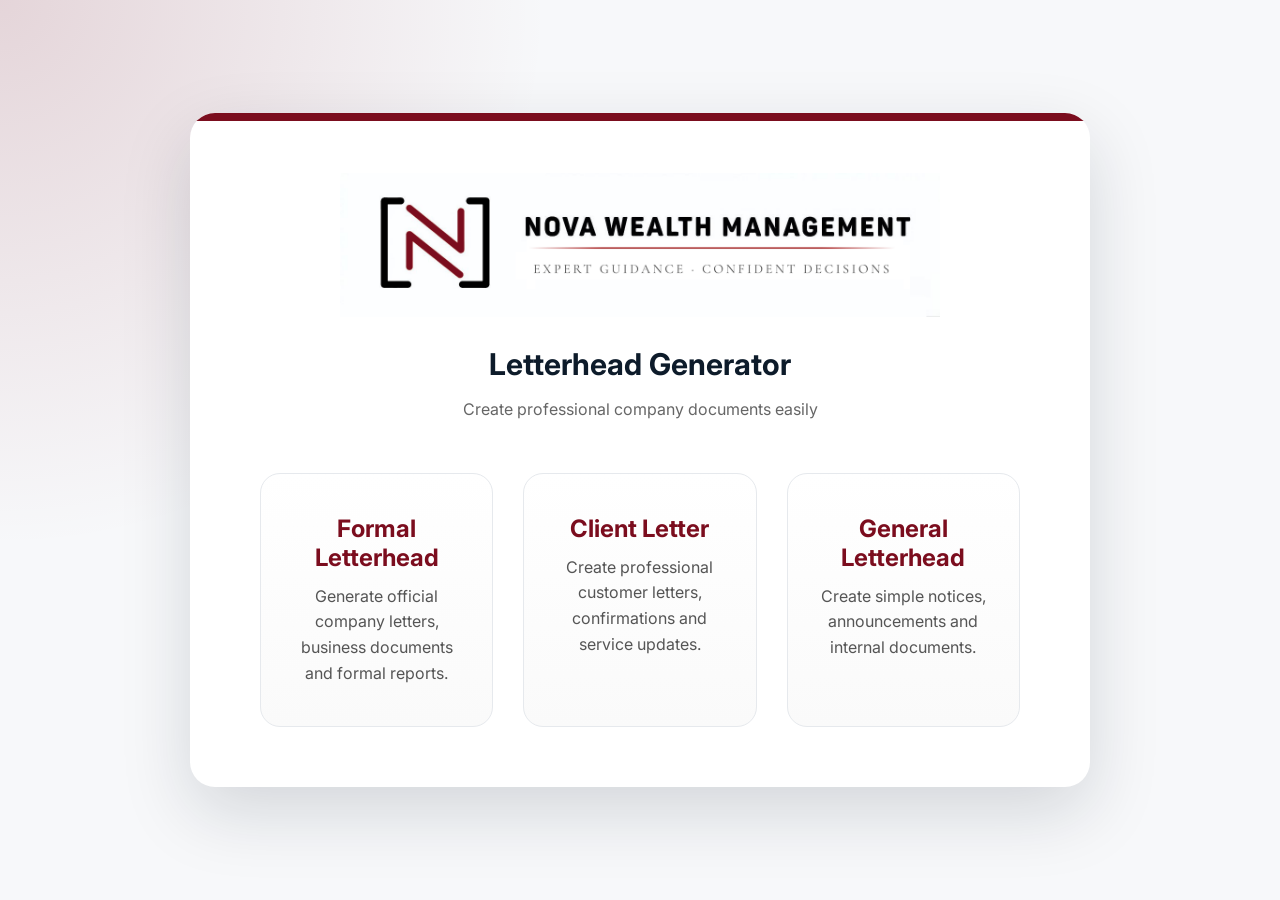
<file: index.html>
<!DOCTYPE html>

<html lang="en">

<head>

<meta charset="UTF-8">

<meta name="viewport" content="width=device-width, initial-scale=1.0">


<title>Letterhead Generator</title>


<link rel="stylesheet" href="css/style.css">


</head>


<body>


<section class="home">


    <div class="card">


        <img src="image/logo.png" class="logo">


        <h1>
            Letterhead Generator
        </h1>


        <p class="subtitle">
            Create professional company documents easily
        </p>



        <div class="options">


            <div class="option" onclick="chooseTemplate('formal')">


                <h2>
                    Formal Letterhead
                </h2>


                <p>
                    Generate official company letters,
                    business documents and formal reports.
                </p>


            </div>
			
			

				<!-- NEW -->
			<div class="option" onclick="chooseTemplate('client')">

				<h2>
					Client Letter
				</h2>

				<p>
					Create professional customer letters,
					confirmations and service updates.
				</p>

			</div>
	
            <div class="option" onclick="chooseTemplate('informal')">


                <h2>
                    General Letterhead
                </h2>


                <p>
                    Create simple notices,
                    announcements and internal documents.
                </p>


            </div>


        </div>


    </div>


</section>



<script src="js/script.js"></script>


</body>


</html>
</file>
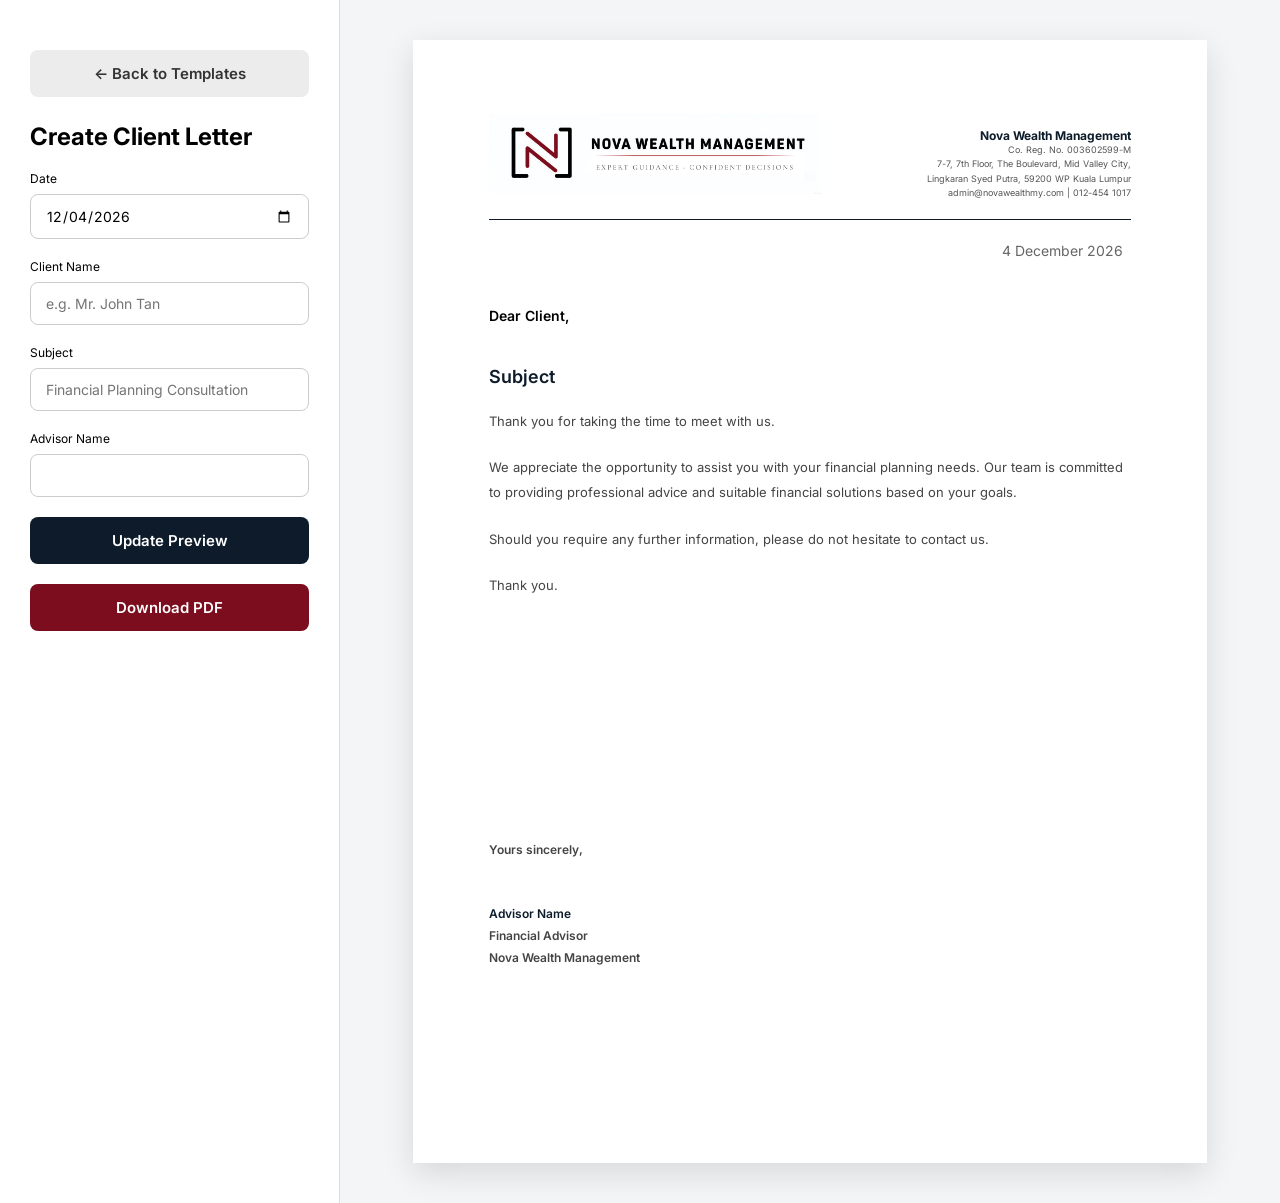
<file: client.html>
<!DOCTYPE html>

<html lang="en">

<head>

<meta charset="UTF-8">

<meta name="viewport" content="width=device-width, initial-scale=1.0">

<title>Client Letter Editor</title>

<link rel="stylesheet" href="css/client.css">

</head>

<body>

<section class="editor">

    <!-- LEFT CONTROL PANEL -->

    <div class="input-area">

        <button
        class="back-btn"
        onclick="backHome()">

        ← Back to Templates

        </button>

        <h2>Create Client Letter</h2>

        <label>
        Date
        </label>

        <input
        type="date"
        id="letterDate">

        <label>
        Client Name
        </label>

        <input
        type="text"
        id="clientName"
        placeholder="e.g. Mr. John Tan">

        <label>
        Subject
        </label>

        <input
        type="text"
        id="subject"
        placeholder="Financial Planning Consultation">

        <label>
        Advisor Name
        </label>

        <input
        type="text"
        id="prepared">

        <button onclick="generateClientLetter()">

        Update Preview

        </button>

        <button onclick="downloadPDF()">

        Download PDF

        </button>

    </div>

    <!-- RIGHT PREVIEW -->

    <div class="preview">

        <div class="paper">

            <!-- COMPANY HEADER -->

            <div class="letter-header">

                <img
                src="image/logo.png"
                class="letter-logo">

                <div class="company">
				
					<h3>Nova Wealth Management</h3>

                    <p>

                    Co. Reg. No. 003602599-M<br>
					7-7, 7th Floor, The Boulevard, Mid Valley City,<br>
					Lingkaran Syed Putra, 59200 WP Kuala Lumpur<br>
					admin@novawealthmy.com   |   012-454 1017<br>

                    </p>

                </div>

            </div>

            <hr>

            <div id="previewDate">
                17 July 2026
            </div>

            <br>

            <div id="previewClient">
                Dear Client,
            </div>

            <br>

            <h2
            id="previewTitle"
            contenteditable="true">

            Subject

            </h2>

            <div
            id="previewContent"
            contenteditable="true">

            <p>Thank you for taking the time to meet with us.</p>

            <p>We appreciate the opportunity to assist you with your financial planning needs. Our team is committed to providing professional advice and suitable financial solutions based on your goals.</p>

            <p>Should you require any further information, please do not hesitate to contact us.</p>

            <p>Thank you.</p>

            </div>

            <br><br>

            <div class="sign">

                Yours sincerely,

                <br><br><br>

                <span id="previewPrepared">

                Advisor Name

                </span>

                <br>

                Financial Advisor

                <br>

                Nova Wealth Management

            </div>

        </div>

    </div>

</section>

<script src="js/html2pdf.bundle.min.js"></script>

<script src="js/script.js"></script>

</body>

</html>
</file>
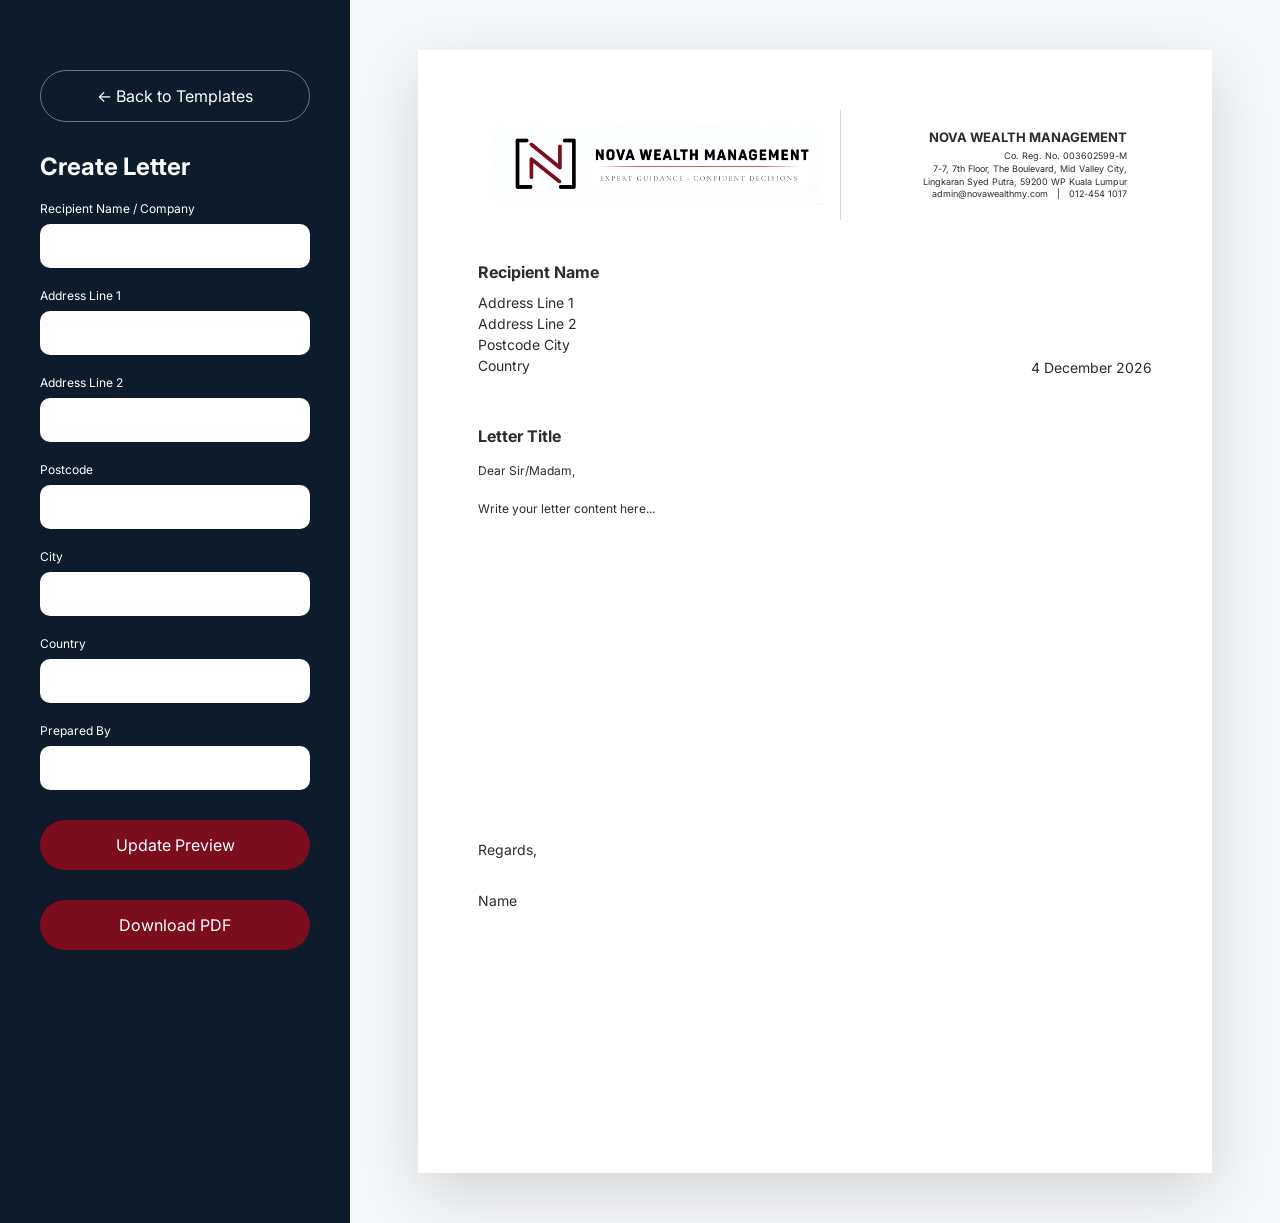
<file: editor.html>
<!DOCTYPE html>

<html lang="en">


<head>

<meta charset="UTF-8">

<meta name="viewport" content="width=device-width, initial-scale=1.0">

<title>Letter Editor</title>

<link rel="stylesheet" href="css/style.css">

</head>



<body>


<section class="editor">


<!-- LEFT CONTROL PANEL -->

<div class="input-area">


<button 
class="back-btn"
onclick="backHome()">

← Back to Templates

</button>



<h2>Create Letter</h2>

<label>
Recipient Name / Company
</label>

<input
type="text"
id="recipient">



<label>
Address Line 1
</label>

<input
type="text"
id="address1">



<label>
Address Line 2
</label>

<input
type="text"
id="address2">



<label>
Postcode
</label>

<input
type="text"
id="postcode">



<label>
City
</label>

<input
type="text"
id="city">



<label>
Country
</label>

<input
type="text"
id="country">



<label>
Prepared By
</label>

<input
type="text"
id="prepared">



<button onclick="generateLetter()">

Update Preview

</button>

<button onclick="downloadPDF()">

Download PDF

</button>


</div>







<!-- RIGHT PREVIEW -->

<div class="preview">


<div class="paper">



<!-- COMPANY HEADER -->


<div class="letter-header">

    <div class="header-left">

        <img src="image/logo.png" class="letter-logo">

    </div>

    <div class="header-right">

        <h2>NOVA WEALTH MANAGEMENT</h2>

        <p>Co. Reg. No. 003602599-M</p>

        <p>
            7-7, 7th Floor, The Boulevard, Mid Valley City,<br>
            Lingkaran Syed Putra, 59200 WP Kuala Lumpur
        </p>

        <p>
            admin@novawealthmy.com
            &nbsp; | &nbsp;
            012-454 1017
        </p>

    </div>

</div>


<!-- CUSTOMER ADDRESS + DATE -->


<div class="letter-info">



<div class="recipient-box">


<p id="previewRecipient">

Recipient Name

</p>



<p id="previewAddress">

Address Line 1<br>

Address Line 2<br>

Postcode City<br>

Country


</p>



</div>





<p id="date">

Date

</p>




</div>







<!-- LETTER CONTENT -->


<h2 
id="previewTitle" 
contenteditable="true">

Letter Title

</h2>



<div 
id="previewContent" 
contenteditable="true">

Dear Sir/Madam,

<br><br>

Write your letter content here...

</div>
<!-- SIGNATURE -->


<div class="sign">
Regards,
<br><br><br>
<span id="previewPrepared">
Name
</span>



</div>




</div>


</div>



</section>
<script src="js/html2pdf.bundle.min.js"></script>

<script src="js/script.js"></script>


</body>


</html>
</file>
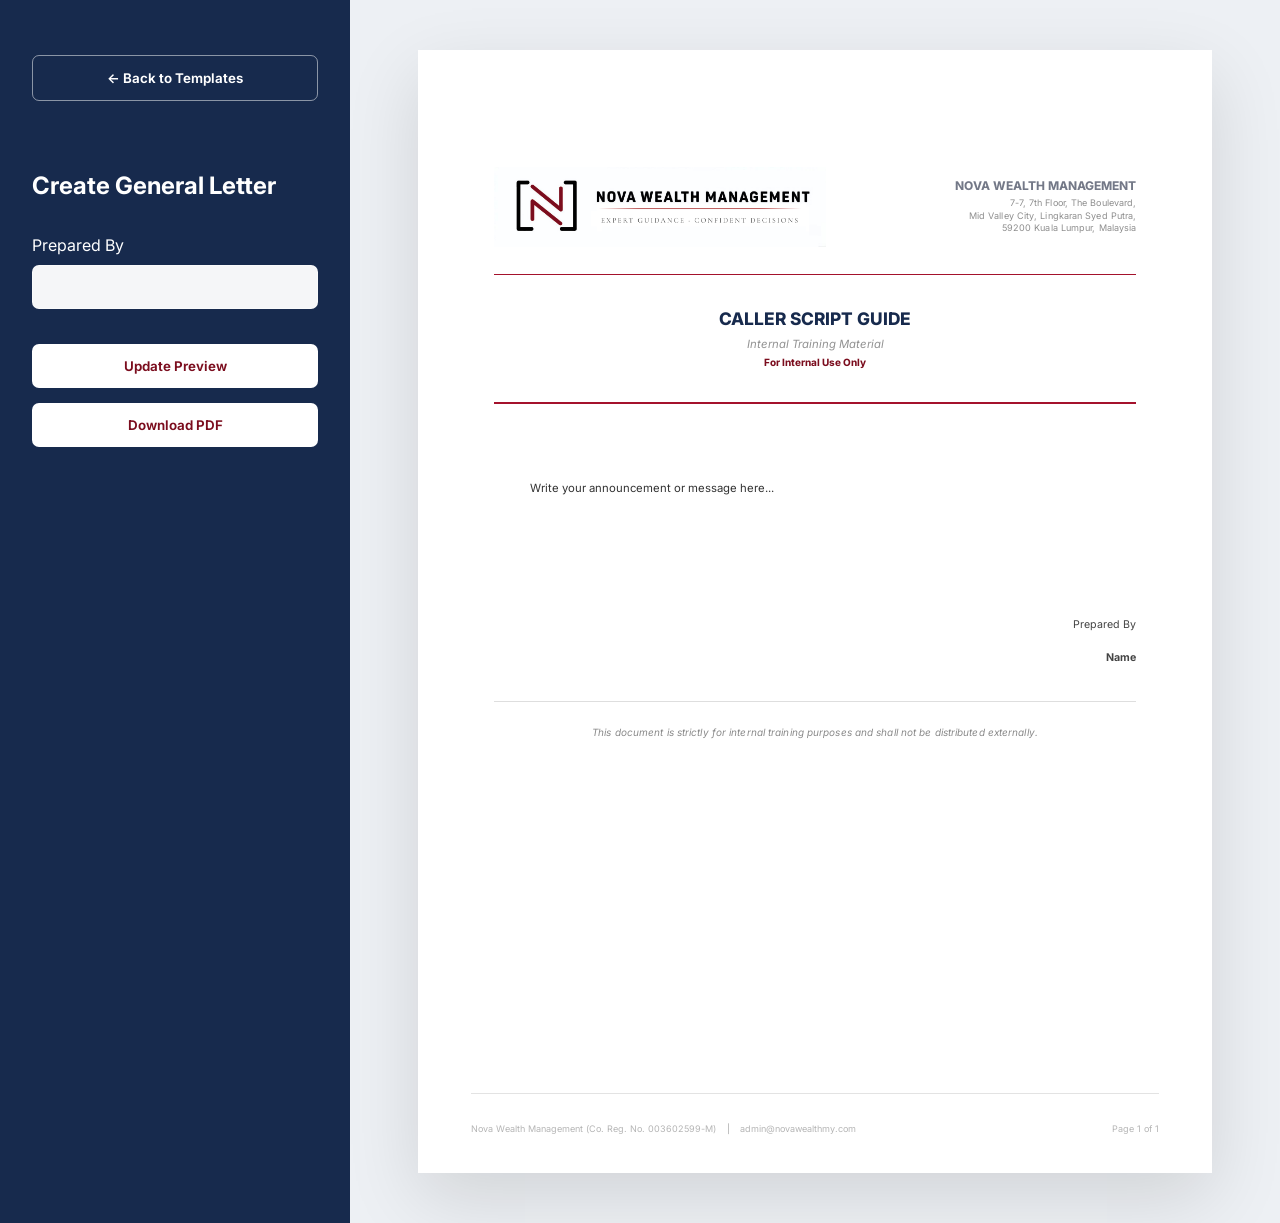
<file: informal.html>
<!DOCTYPE html>
<html lang="en">

<head>

<meta charset="UTF-8">
<meta name="viewport" content="width=device-width, initial-scale=1.0">

<title>General Letter Editor</title>

<link rel="stylesheet" href="css/informal.css">

</head>

<body>

<section class="editor">

    <!-- LEFT CONTROL PANEL -->

    <div class="input-area">

        <button
        class="back-btn"
        onclick="backHome()">

        ← Back to Templates

        </button>

        <h2>Create General Letter</h2>

        <label>Prepared By</label>

        <input
        type="text"
        id="prepared">

        <button onclick="generateInformalLetter()">
            Update Preview
        </button>

        <button onclick="downloadPDF()">
            Download PDF
        </button>

    </div>

    <!-- ================= PREVIEW ================= -->

    <div class="preview">

        <div class="paper">

            <!-- ===== HEADER ===== -->

            <div class="letter-header">

                <div class="header-left">

                    <img
                    src="image/logo.png"
                    class="letter-logo">

                </div>

                <div class="header-right">

                    <h2
                    id="previewCompany"
                    contenteditable="true">

                    NOVA WEALTH MANAGEMENT

                    </h2>

                    <p
                    id="previewSubtitle"
                    contenteditable="true">

                    7-7, 7th Floor, The Boulevard,<br>
                    Mid Valley City, Lingkaran Syed Putra,<br>
                    59200 Kuala Lumpur, Malaysia

                    </p>

                </div>

            </div>

            <hr class="main-line">

            <!-- ===== MAIN TITLE ===== -->

            <h1
            id="previewTitle"
            contenteditable="true">

            CALLER SCRIPT GUIDE

            </h1>

            <h3
            id="previewSmallTitle"
            contenteditable="true">

            Internal Training Material

            </h3>

            <h4
            id="previewTag"
            contenteditable="true">

            For Internal Use Only

            </h4>

            <hr class="main-line title-bottom-line">

            <!-- ===== CONTENT ===== -->

            <div
            id="previewContent"
            contenteditable="true">

            Write your announcement or message here...

            </div>

            <!-- ===== SIGNATURE ===== -->

            <div class="sign">

                Prepared By

                <br><br>

                <span id="previewPrepared">

                Name

                </span>

            </div>

            <hr class="content-line">

            <!-- ===== INTERNAL NOTICE ===== -->

            <div class="header-top">

                <div
                id="previewNotice"
                class="header-note"
                contenteditable="true">

                This document is strictly for internal training purposes and shall not be distributed externally.

                </div>

            </div>

            <div class="letter-footer">
                <span>Nova Wealth Management (Co. Reg. No. 003602599-M) <span class="footer-divider">|</span> admin@novawealthmy.com</span>
                <span>Page 1 of 1</span>
            </div>

        </div>

    </div>

</section>

<script src="js/html2pdf.bundle.min.js"></script>
<script src="js/script.js"></script>

</body>

</html>
</file>
<file: css/style.css>
@font-face {
    font-family: "Inter";
    src: url("../fonts/Inter-VariableFont_opsz,wght.ttf") format("truetype");
    font-weight: 100 900;
    font-style: normal;
}

@font-face {
    font-family: "Inter";
    src: url("../fonts/Inter-Italic-VariableFont_opsz,wght.ttf") format("truetype");
    font-weight: 100 900;
    font-style: italic;
}

*{
    margin:0;
    padding:0;
    box-sizing:border-box;
    font-family:"Inter", Arial, sans-serif;
}


body{
    min-height:100vh;

    background:
    radial-gradient(circle at top left,
    rgba(123,13,30,0.15),
    transparent 35%),
    #F7F8FA;

    color:#2C2C2C;
}


/* center page */

.home{

    min-height:100vh;

    display:flex;
    justify-content:center;
    align-items:center;

    padding:40px;

}



/* main box */

.card{

    width:900px;

    background:white;

    padding:60px 70px;

    border-radius:25px;

    text-align:center;


    box-shadow:
    0 25px 70px rgba(13,27,42,0.15);


    position:relative;
    overflow:hidden;

}


/* top decoration */

.card::before{

    content:"";

    position:absolute;

    top:0;
    left:0;

    width:100%;
    height:8px;

    background:#7B0D1E;

}



/* logo */

.logo{

    width:600px;

    margin-bottom:25px;

}



/* title */

h1{

    font-size:30px;

    color:#0D1B2A;

    margin-bottom:15px;

}


.subtitle{

    max-width:500px;

    margin:0 auto 50px;

    color:#666;

    line-height:1.6;

}



/* option area */

.options{

    display:grid;

    grid-template-columns:
    repeat(3,1fr);

    gap:30px;

}



/* card button */

.option{

    padding:40px 30px;

    border-radius:20px;

    border:
    1px solid #E6E9ED;


    background:
    linear-gradient(
    180deg,
    #ffffff,
    #fafafa
    );


    cursor:pointer;

    transition:.3s;

}



.option:hover{

    transform:
    translateY(-10px);


    border-color:#7B0D1E;


    box-shadow:
    0 20px 40px rgba(123,13,30,.15);

}



.option h2{

    color:#7B0D1E;

    margin-bottom:12px;

}



.option p{

    color:#555;

    line-height:1.6;

}



/* phone */

@media(max-width:768px){


.card{

    padding:40px 25px;

}


.options{

    grid-template-columns:1fr;

}


h1{

    font-size:32px;

}


}

/* ======================
   LETTER EDITOR PAGE
====================== */


.editor{

    min-height:100vh;

    display:grid;
    grid-template-columns:350px 1fr;

    background:#F7F8FA;

}


/* left panel */

.input-area{

    background:#0D1B2A;

    color:white;

    padding:40px;

}


.input-area h2{

    margin-bottom:16px;

}


.input-area label{

    display:block;

    margin-top:20px;
    margin-bottom:8px;

    font-size:12px;

}



.input-area input,
.input-area textarea{

    width:100%;

    padding:14px;

    border:none;

    border-radius:10px;

    outline:none;

}


.input-area textarea{

    height:250px;

    resize:none;

}



.input-area button{

    width:100%;

    margin-top:30px;

    padding:15px;

    border:none;

    border-radius:30px;


    background:#7B0D1E;

    color:white;

    font-size:16px;

    cursor:pointer;

}


.input-area button:hover{

    opacity:.85;

}



/* preview background */

.preview{

    display:flex;

    justify-content:center;
    align-items:flex-start;


    padding:50px;

}



/* A4 PAPER */

.paper{

    width:794px;

    min-height:1123px;


    background:white;

    padding:60px;


    box-shadow:
    0 20px 60px rgba(0,0,0,.15);

}



/* letter logo */


.letter-logo{
    height: 80px;
    width: auto;
}



.company{

    margin-top:20px;

}


.company h3{

    color:#0D1B2A;

}



.company p{

    color:#555;

    line-height:1.6;

}



hr{

    margin:30px 0;

    border:none;

    height:2px;

    background:#7B0D1E;

}

.letter-header{
    display: flex;
    justify-content: space-between;
    align-items: center;
}

.header-left{

    display:flex;

    justify-content:center;

    align-items:center;

    border-right:1px solid #d8d8d8;

    padding:15px;

}

.header-right{

    padding:15px 25px;

    text-align:right;

}

.header-right h2{

    font-size:13px;

    font-weight:700;

    margin-bottom:5px;

}

.header-right p{

    font-size:9px;

    line-height:1.4;

}


.letter-info{

    display:flex;

    justify-content:space-between;

    align-items:flex-end;

    margin-top:40px;

    margin-bottom:50px;

}


.recipient-box{

    line-height:1.5;

}


#previewRecipient{

    font-weight:bold;

    margin-bottom:8px;
	
	font-size:16px;

}


#previewAddress{

    line-height:1.5;
	font-size:14px;

}


#date{

    white-space:nowrap;
	font-size:14px;

}



#previewTitle{

    margin:0 0 15px 0;

    outline:none;
	
	font-size:16px;

}



#previewContent{

    margin:0;

    line-height:1.6;

    min-height:300px;

    outline:none;
	
	font-size:12px;

}



.sign{

    margin-top:80px;
	
	font-size:14px;

}

@media print{


    body *{

        visibility:hidden;

    }



    .paper,
    .paper *{

        visibility:visible;

    }



    .paper{

        position:absolute;

        left:0;

        top:0;


        width:210mm;

        min-height:297mm;


        box-shadow:none;

        margin:0;

    }



    @page{

        size:A4;

        margin:0;

    }


}

.back-btn{

    background:transparent !important;

    color:white;

    border:1px solid rgba(255,255,255,0.4) !important;

    padding:12px 18px;

    border-radius:25px;

    margin-bottom:30px;

    cursor:pointer;

    transition:.3s;

}


.back-btn:hover{

    background:white !important;

    color:#0D1B2A;

}

/* editable letter area */

#previewTitle,
#previewContent{

    cursor:text;

    outline:none;

}


#previewContent{

    min-height:300px;

    line-height:1.6;

}


#previewTitle:focus,
#previewContent:focus{

    background:#f8f8f8;

}
</file>
<file: css/client.css>
@font-face {
    font-family: "Inter";
    src: url("../fonts/Inter-VariableFont_opsz,wght.ttf") format("truetype");
    font-weight: 100 900;
    font-style: normal;
}

@font-face {
    font-family: "Inter";
    src: url("../fonts/Inter-Italic-VariableFont_opsz,wght.ttf") format("truetype");
    font-weight: 100 900;
    font-style: italic;
}

*{
    margin:0;
    padding:0;
    box-sizing:border-box;
    font-family:"Inter", Arial, sans-serif;
}


body{
    background:#f3f5f7;
}

.editor{
    display:flex;
    min-height:100vh;
}

/* ===========================
   LEFT PANEL
=========================== */

.input-area{
    width:340px;
    background:#ffffff;
    padding:30px;
    border-right:1px solid #ddd;
    overflow-y:auto;
}

.input-area h2{
    margin-bottom:16px;
}

.input-area label{
    display:block;
    margin-top:20px;
    margin-bottom:8px;
    font-size:12px;
    font-weight:400;
}

.input-area input{
    width:100%;
    padding:12px 15px;
    border:1px solid #ccc;
    border-radius:8px;
    outline:none;
    font-size:14px;
}

.input-area input:focus{
    border-color:#0D1B2A;
}

.input-area button{
    width:100%;
    padding:14px;
    margin-top:20px;
    border:none;
    border-radius:8px;
    cursor:pointer;
    font-size:15px;
    font-weight:600;
    transition:.3s;
}

.input-area button:nth-of-type(2){
    background:#0D1B2A;
    color:#fff;
}

.input-area button:nth-of-type(2):hover{
    background:#132b45;
}

.input-area button:nth-of-type(3){
    background:#7B0D1E;
    color:#fff;
}

.input-area button:nth-of-type(3):hover{
    background:#5e0a17;
}

.back-btn{
    background:#ececec !important;
    color:#333 !important;
    margin-bottom:25px;
}

/* ===========================
   PREVIEW
=========================== */

.preview{
    flex:1;
    display:flex;
    justify-content:center;
    align-items:flex-start;
    padding:40px;
    overflow:auto;
}

.paper{
    width:210mm;
    min-height:297mm;
    background:#fff;
    padding:18mm 20mm;
    box-shadow:0 10px 30px rgba(0,0,0,.12);
}

/* ===========================
   HEADER
=========================== */

.letter-header{
    display:flex;
    justify-content:space-between;
    align-items:center;
    gap:40px;
    margin-bottom:18px;
}

.letter-logo{
    height:80px;
    width:auto;
}

.company{
    margin-top:20px;
	align-items:flex-end;   
    text-align:right;
}

.company h3{
    color:#0D1B2A;
	font-size:12px;
}

.company p{
    color:#555;
    line-height:1.6;
	
	font-size:9px;
}

hr{
    margin:18px 0 22px;
    border:none;
    border-top:1.5px solid #0D1B2A;
}

/* ===========================
   LETTER
=========================== */

#previewDate{
    text-align:right;
    margin-right:8px;
    margin-bottom:28px;
    font-size:14px;
    color:#666;
}

#previewClient{
    font-size:14px;
    font-weight:600;
    margin-bottom:22px;
}

#previewTitle{
    color:#0D1B2A;
    font-size:18px;
    font-weight:600;
    margin-bottom:22px;
    outline:none;
}

#previewContent{
    font-size:13px;
    line-height:1.9;
    color:#444;
    min-height:320px;
    white-space:normal;
    text-align:left;
    outline:none;
}

#previewContent p{
    margin:0 0 22px;
}

#previewContent p:last-child{
    margin-bottom:0;
}

.sign{
    margin-top:70px;
    line-height:1.8;
    font-size:12px;
    font-weight:600;
    color:#444;
}

#previewPrepared{
    font-size:12px;
    font-weight:600;
    color:#0D1B2A;
}

/* ===========================
   RESPONSIVE
=========================== */

@media(max-width:1000px){

.editor{
    flex-direction:column;
}

.input-area{
    width:100%;
    border-right:none;
    border-bottom:1px solid #ddd;
}

.preview{
    padding:20px;
}

.paper{
    width:100%;
    min-height:auto;
    padding:35px;
}

.letter-header{
    flex-direction:column;
    gap:20px;
}

.company{
    text-align:center;
}

}

/* ===========================
   PRINT ONLY PAPER
=========================== */

@media print{

    body *{
        visibility:hidden;
    }

    .paper,
    .paper *{
        visibility:visible;
    }

    .paper{

        position:absolute;

        left:0;
        top:0;

        width:210mm;
        min-height:297mm;

        margin:0;
        padding:18mm 20mm;

        box-shadow:none;

    }

    .preview{
        padding:0;
        margin:0;
    }

    @page{

        size:A4 portrait;
        margin:0;

    }
	
	.letter-header{
        display:flex !important;
        flex-direction:row !important;
        justify-content:space-between !important;
        align-items:center !important;
    }

}
</file>
<file: css/informal.css>
@font-face {
    font-family: "Inter";
    src: url("../fonts/Inter-VariableFont_opsz,wght.ttf") format("truetype");
    font-weight: 100 900;
}

@font-face {
    font-family: "Inter";
    src: url("../fonts/Inter-Italic-VariableFont_opsz,wght.ttf") format("truetype");
    font-weight: 100 900;
    font-style: italic;
}

* { box-sizing: border-box; margin: 0; padding: 0; font-family: "Inter", Arial, sans-serif; }
body { background: #edf0f4; color: #172a4d; }

.editor { display: grid; grid-template-columns: 350px 1fr; min-height: 100vh; }
.input-area { padding: 40px 32px; color: #fff; background: #172a4d; }
.input-area h2 { margin-bottom: 35px; }
.input-area label { display: block; margin-bottom: 10px; }
.input-area input { width: 100%; padding: 13px 14px; margin-bottom: 20px; border: 1px solid rgba(255,255,255,.35); border-radius: 7px; background: rgba(255,255,255,.96); }
.input-area button { width: 100%; padding: 14px; margin-top: 15px; border: 0; border-radius: 7px; background: #fff; color: #7b0d1e; font-weight: 650; cursor: pointer; transition: transform .25s ease, box-shadow .25s ease; }
.input-area button:hover { transform: translateY(-3px); box-shadow: 0 10px 25px rgba(0,0,0,.25); }
.input-area button:active { transform: scale(.97); }
.back-btn { margin-bottom: 70px !important; border: 1px solid rgba(255,255,255,.5) !important; background: transparent !important; color: #fff !important; }
.back-btn:hover { background: #fff !important; color: #172a4d !important; }

.preview { display: flex; justify-content: center; align-items: flex-start; padding: 50px; overflow: auto; }
.paper { position: relative; width: 210mm; min-height: 297mm; padding: 18mm 20mm 28mm; overflow: hidden; background: #fff; box-shadow: 0 25px 70px rgba(0,0,0,.12); }

/* Delicate document border, logo, and training notice inspired by the supplied letterhead. */
.header-top { position: absolute; top: 9mm; right: 14mm; left: 14mm; height: 16mm; border-top: 1px solid #d5d5d5; text-align: center; }
.top-line { display: none; }
.header-note { display: inline-block; max-width: 80%; margin-top: 4mm; color: #8a8a8a; font-size: 10pt; font-style: italic; letter-spacing: .02em; outline: none; }

.letter-header { display: flex; align-items: center; justify-content: space-between; gap: 15mm; margin-top: 13mm; }
.header-left { display: flex; align-items: center; }
.letter-logo { width: auto; height: 80px; object-fit: contain; }
.header-right { margin-left: auto; text-align: right; }
.header-right h2 { color: #737887; font-size: 9pt; font-weight: 750; line-height: 1.15; outline: none; }
.header-right p { margin-top: 1mm; color: #8e8e8e; font-size: 6.8pt; font-style: normal; letter-spacing: .01em; line-height: 1.4; outline: none; }
.main-line { display: block; height: 1.5px; margin: 7mm 0 9mm; border: 0; background: #a4122c; }

#previewTitle { margin: 0 0 2mm; color: #172a4d; font-size: 13pt; font-weight: 780; line-height: 1.15; text-align: center; outline: none; }
#previewSmallTitle { color: #929292; font-size: 8.5pt; font-weight: 400; font-style: italic; text-align: center; outline: none; }
#previewTag { margin-top: 1.5mm; color: #7b0d1e; font-size: 7.5pt; font-weight: 750; text-align: center; outline: none; }
.title-bottom-line { margin: 9mm 0 10mm; }
#previewContent { min-height: 130px; margin-top: 0; padding: 0; color: #333; font-size: 8.5pt; line-height: 1.65; white-space: pre-wrap; outline: none; }
.content-line { height: 1px; margin: 9mm 0 5mm; border: 0; background: #dedede; }
.header-top { position: static; height: auto; border: 0; text-align: center; }
.header-note { max-width: 100%; margin: 0; color: #8a8a8a; font-size: 7.5pt; font-style: italic; letter-spacing: .01em; outline: none; }
.sign { display: block; width: 100%; margin-top: 12mm; color: #444; font-size: 8pt; line-height: 1.55; text-align: right; }
.content-line + .header-top { margin-top: 0; }
#previewPrepared { font-weight: 700; outline: none; }

.letter-footer { position: absolute; right: 14mm; bottom: 10mm; left: 14mm; display: flex; align-items: center; justify-content: space-between; padding-top: 8mm; border-top: 1px solid #e3e3e3; color: #b5b5b5; font-size: 6.8pt; line-height: 1.2; }
.footer-divider { margin: 0 2mm; color: #a6a6a6; }

#previewTitle, #previewSmallTitle, #previewTag, #previewNotice, #previewCompany, #previewSubtitle, #previewContent, #previewPrepared { cursor: text; }
#previewTitle:focus, #previewSmallTitle:focus, #previewTag:focus, #previewNotice:focus, #previewCompany:focus, #previewSubtitle:focus, #previewContent:focus, #previewPrepared:focus { background: #fafafa; }

@media (max-width: 1000px) {
    .editor { grid-template-columns: 1fr; }
    .preview { padding: 24px; }
    .paper { transform-origin: top center; }
}

@media print {
    body * { visibility: hidden; }
    .paper, .paper * { visibility: visible; }
    .paper { position: absolute; top: 0; left: 0; width: 210mm; min-height: 297mm; margin: 0; padding: 18mm 20mm 28mm; box-shadow: none; }
    .preview { padding: 0; }
    @page { size: A4 portrait; margin: 0; }
}
</file>
